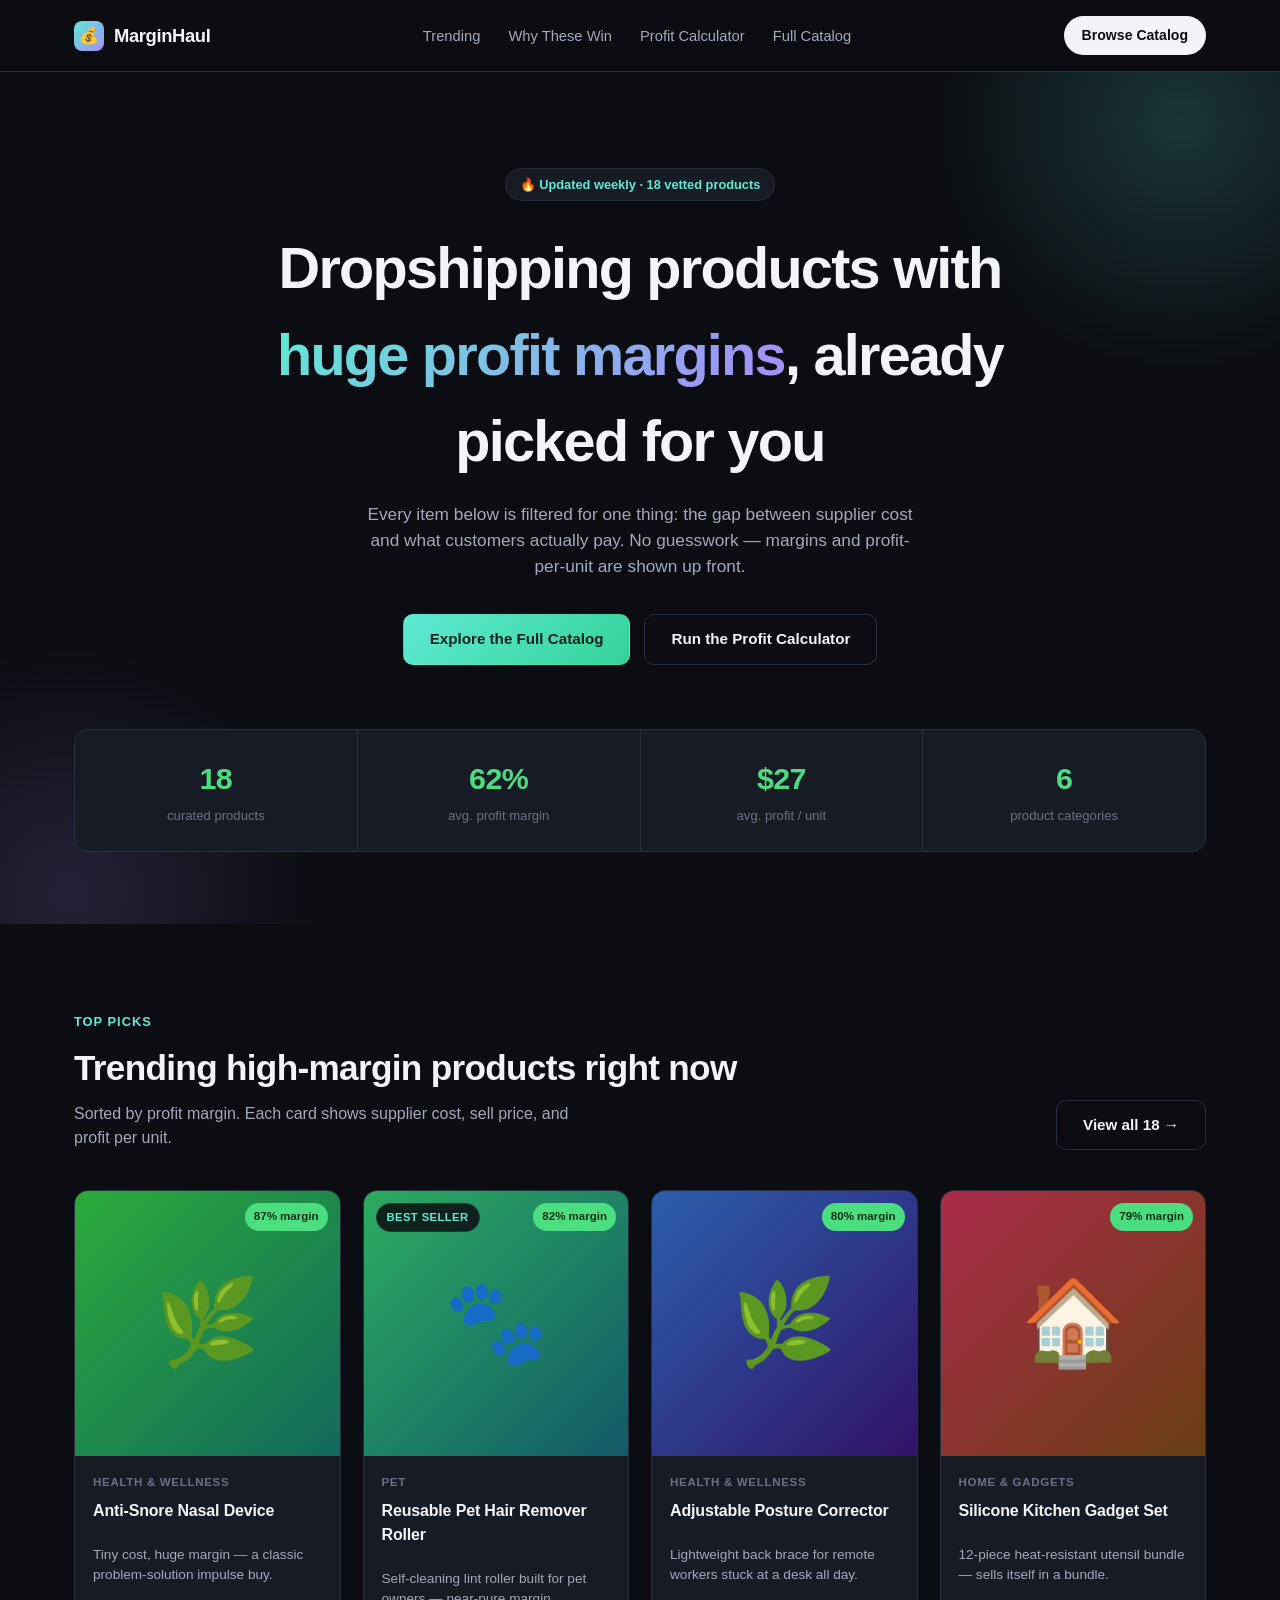
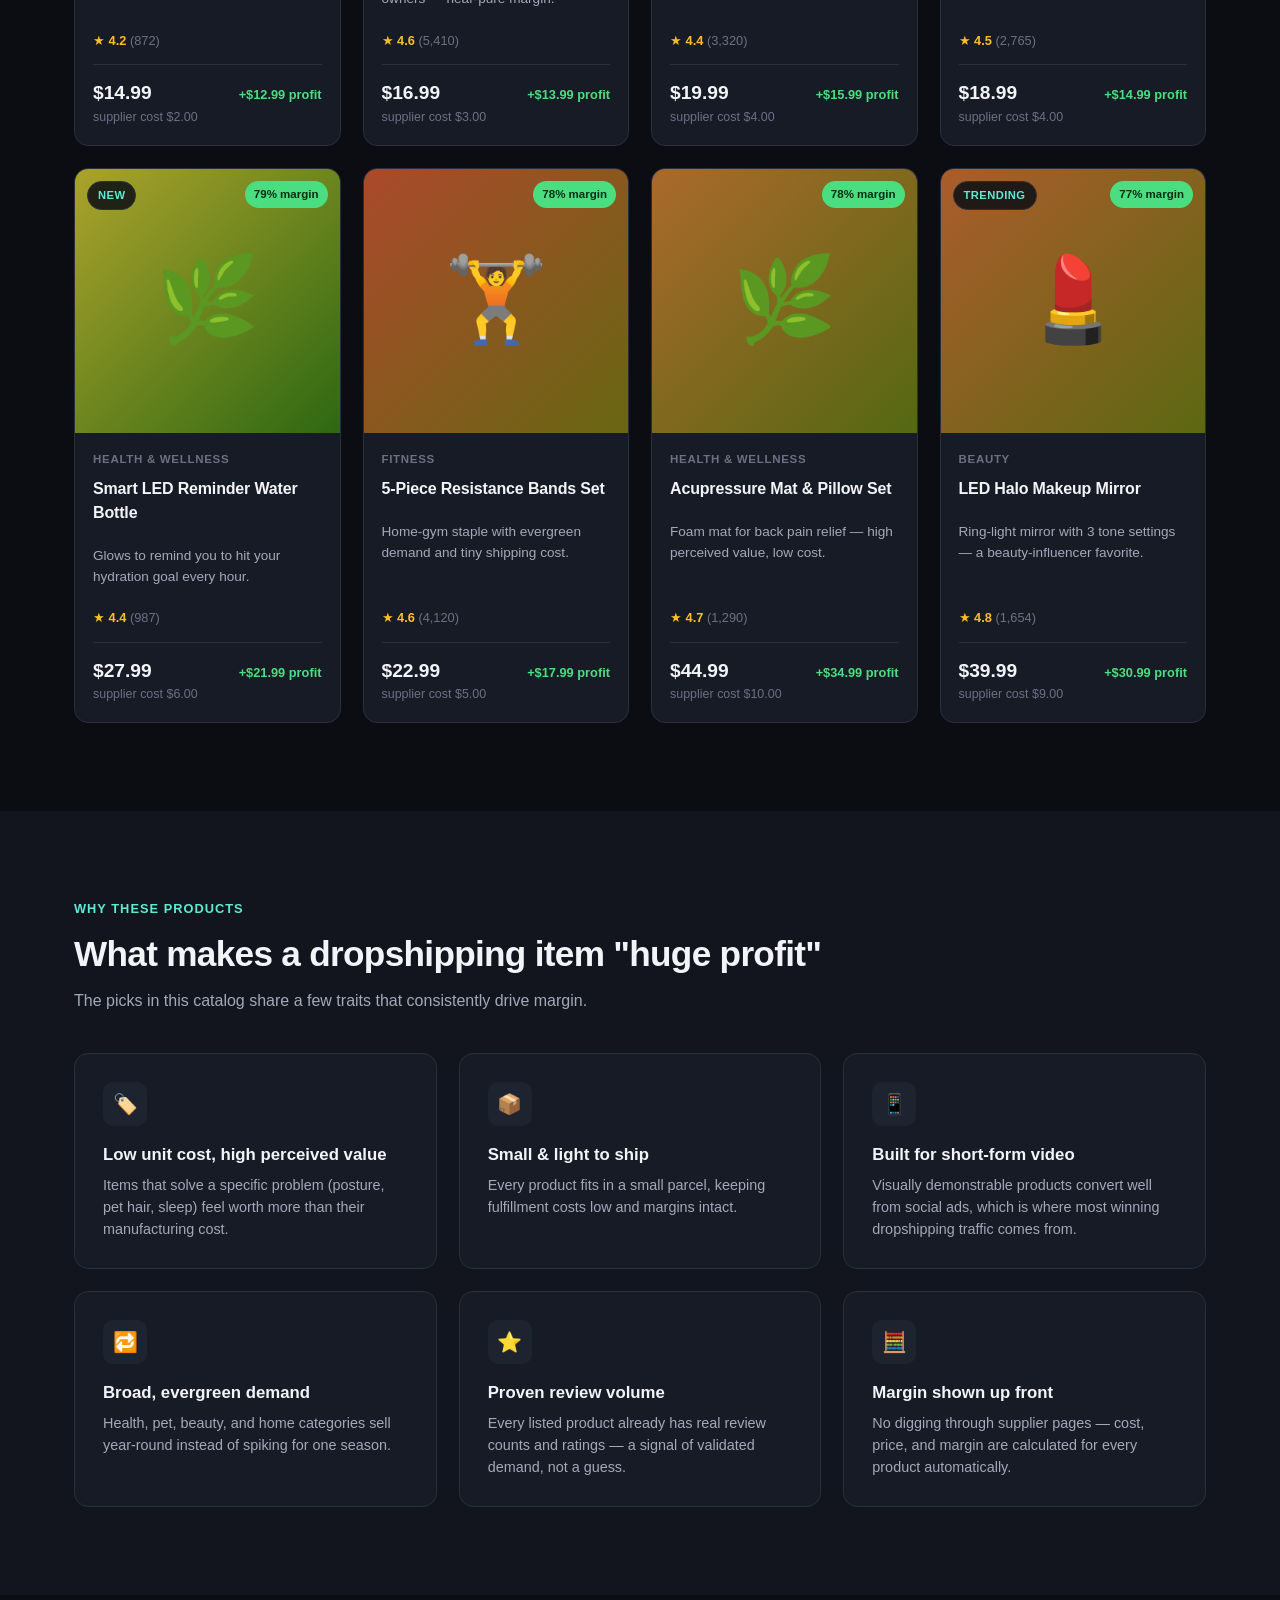
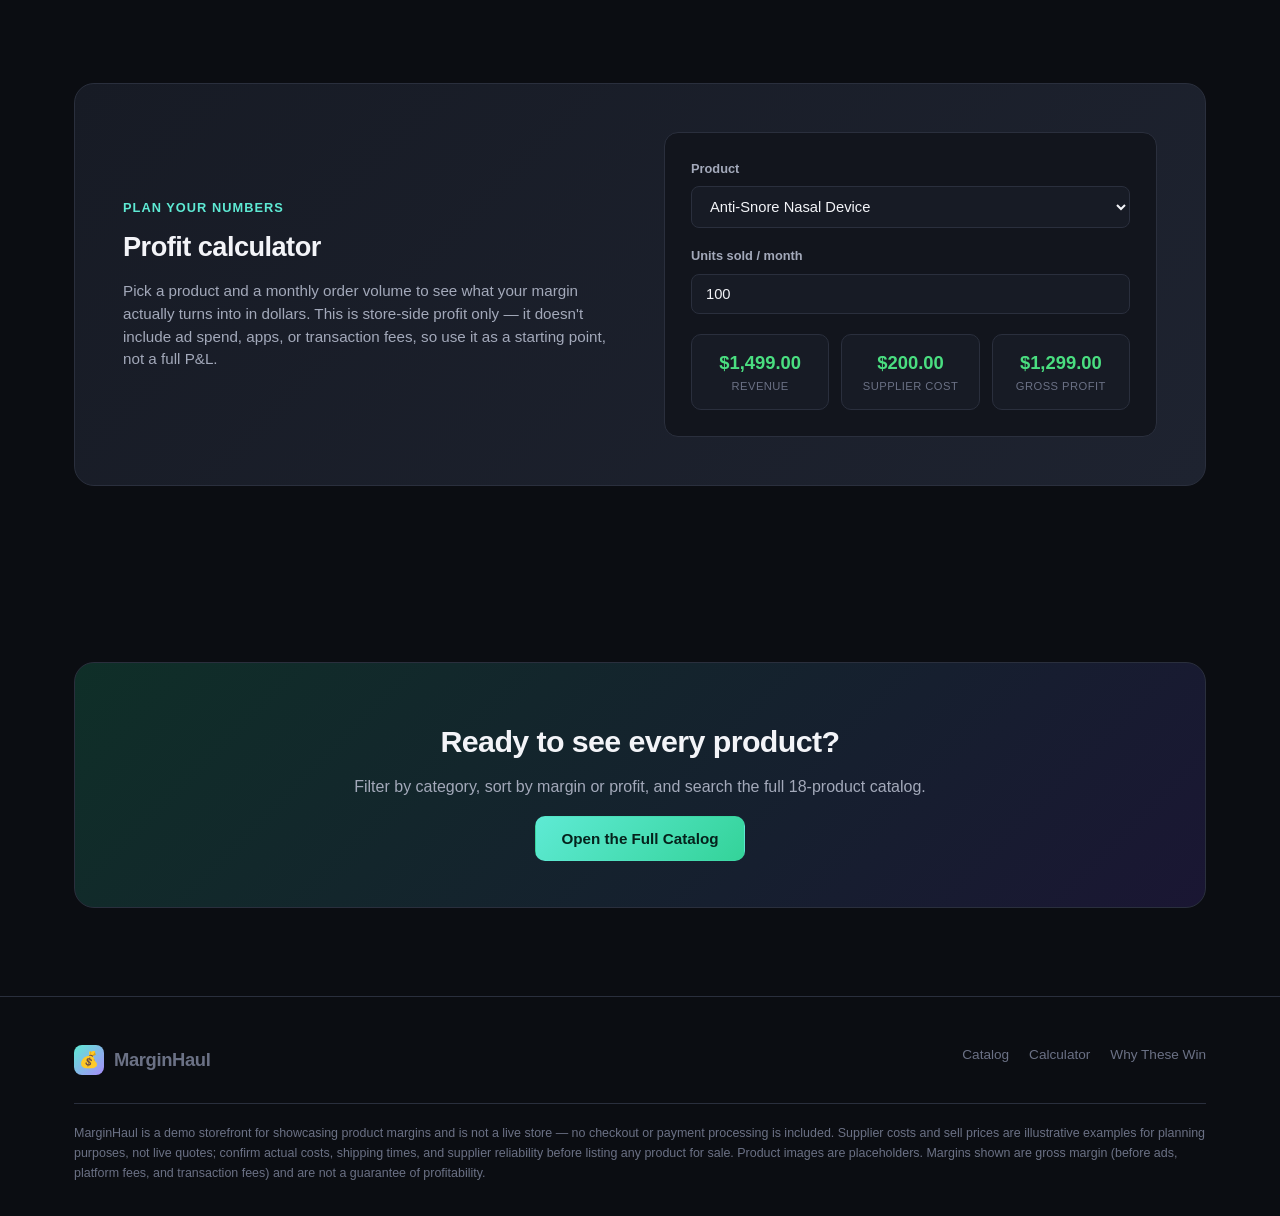
<file: index.html>
<!doctype html>
<html lang="en">
<head>
<meta charset="UTF-8">
<meta name="viewport" content="width=device-width, initial-scale=1.0">
<title>MarginHaul — High-Margin Dropshipping Products</title>
<meta name="description" content="A curated catalog of trending dropshipping products with 65%+ profit margins, filterable by category and sortable by margin.">
<link rel="icon" href="data:image/svg+xml,<svg xmlns=%22http://www.w3.org/2000/svg%22 viewBox=%220 0 100 100%22><text y=%22.9em%22 font-size=%2290%22>💰</text></svg>">
<link rel="stylesheet" href="css/style.css">
</head>
<body>

<nav class="nav">
  <div class="nav-inner">
    <a class="brand" href="index.html"><span class="brand-mark">💰</span> MarginHaul</a>
    <div class="nav-links">
      <a href="index.html#trending">Trending</a>
      <a href="index.html#why">Why These Win</a>
      <a href="index.html#calculator">Profit Calculator</a>
      <a href="shop.html">Full Catalog</a>
    </div>
    <a class="nav-cta" href="shop.html">Browse Catalog</a>
  </div>
</nav>

<header class="hero">
  <div class="wrap hero-inner">
    <span class="eyebrow">🔥 Updated weekly · 18 vetted products</span>
    <h1>Dropshipping products with <span>huge profit margins</span>, already picked for you</h1>
    <p>Every item below is filtered for one thing: the gap between supplier cost and what customers actually pay. No guesswork — margins and profit-per-unit are shown up front.</p>
    <div class="hero-actions">
      <a class="btn btn-primary" href="shop.html">Explore the Full Catalog</a>
      <a class="btn btn-secondary" href="#calculator">Run the Profit Calculator</a>
    </div>

    <div class="stats">
      <div class="stat"><div class="stat-num">18</div><div class="stat-label">curated products</div></div>
      <div class="stat"><div class="stat-num">62%</div><div class="stat-label">avg. profit margin</div></div>
      <div class="stat"><div class="stat-num">$27</div><div class="stat-label">avg. profit / unit</div></div>
      <div class="stat"><div class="stat-num">6</div><div class="stat-label">product categories</div></div>
    </div>
  </div>
</header>

<section id="trending">
  <div class="wrap">
    <div class="section-head">
      <div>
        <span class="section-tag">Top picks</span>
        <h2>Trending high-margin products right now</h2>
        <p>Sorted by profit margin. Each card shows supplier cost, sell price, and profit per unit.</p>
      </div>
      <a class="btn btn-secondary" href="shop.html">View all 18 →</a>
    </div>
    <div class="grid" id="trendingGrid"></div>
  </div>
</section>

<section id="why" style="background:var(--bg-alt)">
  <div class="wrap">
    <div class="section-head">
      <div>
        <span class="section-tag">Why these products</span>
        <h2>What makes a dropshipping item "huge profit"</h2>
        <p>The picks in this catalog share a few traits that consistently drive margin.</p>
      </div>
    </div>
    <div class="why-grid">
      <div class="why-card">
        <div class="why-icon">🏷️</div>
        <h3>Low unit cost, high perceived value</h3>
        <p>Items that solve a specific problem (posture, pet hair, sleep) feel worth more than their manufacturing cost.</p>
      </div>
      <div class="why-card">
        <div class="why-icon">📦</div>
        <h3>Small & light to ship</h3>
        <p>Every product fits in a small parcel, keeping fulfillment costs low and margins intact.</p>
      </div>
      <div class="why-card">
        <div class="why-icon">📱</div>
        <h3>Built for short-form video</h3>
        <p>Visually demonstrable products convert well from social ads, which is where most winning dropshipping traffic comes from.</p>
      </div>
      <div class="why-card">
        <div class="why-icon">🔁</div>
        <h3>Broad, evergreen demand</h3>
        <p>Health, pet, beauty, and home categories sell year-round instead of spiking for one season.</p>
      </div>
      <div class="why-card">
        <div class="why-icon">⭐</div>
        <h3>Proven review volume</h3>
        <p>Every listed product already has real review counts and ratings — a signal of validated demand, not a guess.</p>
      </div>
      <div class="why-card">
        <div class="why-icon">🧮</div>
        <h3>Margin shown up front</h3>
        <p>No digging through supplier pages — cost, price, and margin are calculated for every product automatically.</p>
      </div>
    </div>
  </div>
</section>

<section id="calculator">
  <div class="wrap">
    <div class="calc">
      <div>
        <span class="section-tag">Plan your numbers</span>
        <h2>Profit calculator</h2>
        <p>Pick a product and a monthly order volume to see what your margin actually turns into in dollars. This is store-side profit only — it doesn't include ad spend, apps, or transaction fees, so use it as a starting point, not a full P&amp;L.</p>
      </div>
      <div class="calc-panel">
        <div class="calc-field">
          <label for="calcProduct">Product</label>
          <select id="calcProduct"></select>
        </div>
        <div class="calc-field">
          <label for="calcQty">Units sold / month</label>
          <input type="number" id="calcQty" value="100" min="1" step="1">
        </div>
        <div class="calc-result" id="calcOut">
          <div class="calc-result-item"><div class="v" data-k="revenue">$0</div><div class="l">Revenue</div></div>
          <div class="calc-result-item"><div class="v" data-k="cost">$0</div><div class="l">Supplier cost</div></div>
          <div class="calc-result-item"><div class="v" data-k="profit">$0</div><div class="l">Gross profit</div></div>
        </div>
      </div>
    </div>
  </div>
</section>

<section>
  <div class="wrap">
    <div class="cta-banner">
      <h2>Ready to see every product?</h2>
      <p>Filter by category, sort by margin or profit, and search the full 18-product catalog.</p>
      <a class="btn btn-primary" href="shop.html">Open the Full Catalog</a>
    </div>
  </div>
</section>

<footer>
  <div class="wrap">
    <div class="footer-grid">
      <a class="brand" href="index.html"><span class="brand-mark">💰</span> MarginHaul</a>
      <div class="footer-links">
        <a href="shop.html">Catalog</a>
        <a href="index.html#calculator">Calculator</a>
        <a href="index.html#why">Why These Win</a>
      </div>
    </div>
    <div class="disclosure">
      MarginHaul is a demo storefront for showcasing product margins and is not a live store — no checkout or payment processing is included.
      Supplier costs and sell prices are illustrative examples for planning purposes, not live quotes; confirm actual costs, shipping times, and
      supplier reliability before listing any product for sale. Product images are placeholders. Margins shown are gross margin
      (before ads, platform fees, and transaction fees) and are not a guarantee of profitability.
    </div>
  </div>
</footer>

<script src="js/products.js"></script>
<script src="js/main.js"></script>
<script>
  setupCatalog({ gridId: "trendingGrid", limit: 8 });
  setupCalculator();
</script>
</body>
</html>
</file>
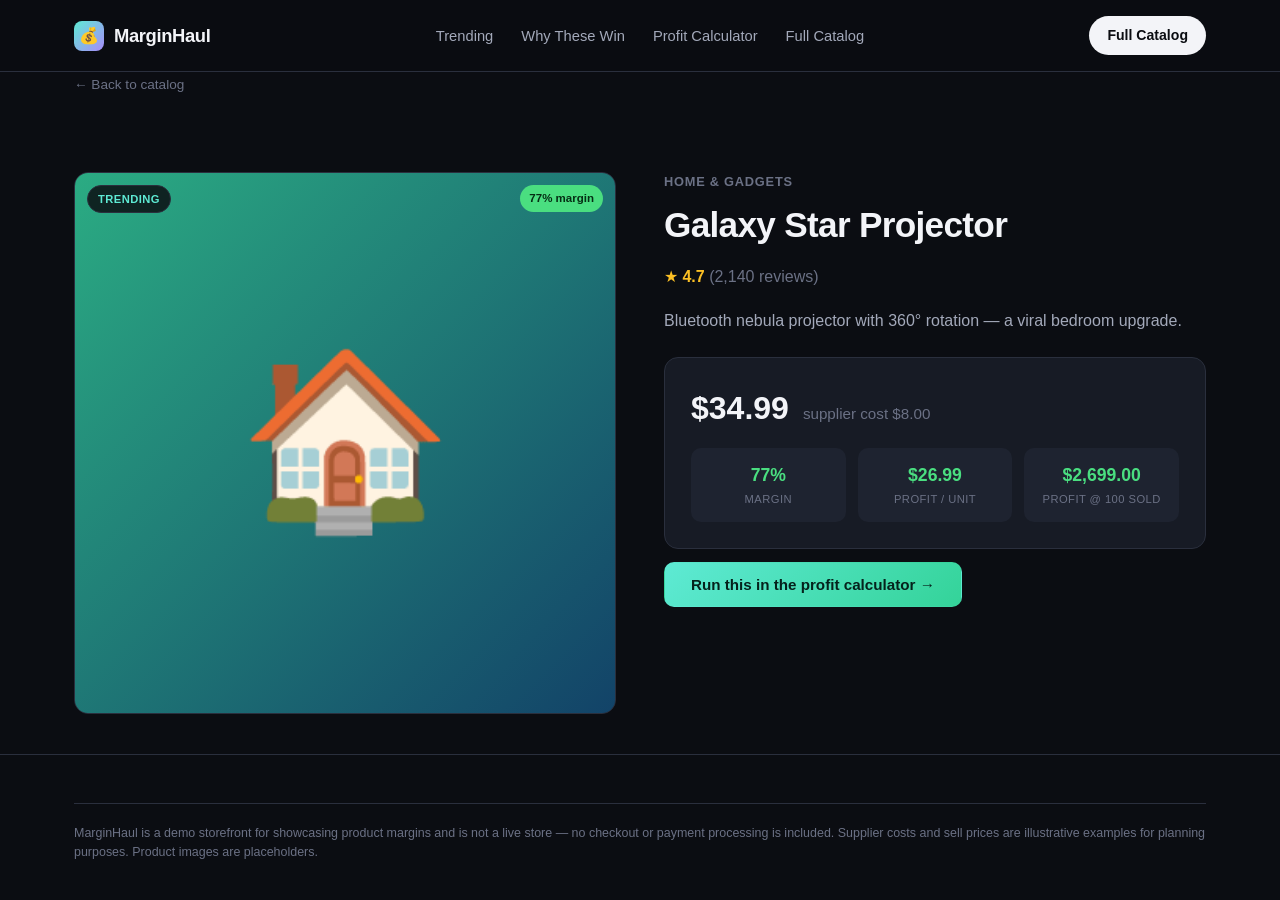
<file: product.html>
<!doctype html>
<html lang="en">
<head>
<meta charset="UTF-8">
<meta name="viewport" content="width=device-width, initial-scale=1.0">
<title>Product — MarginHaul</title>
<link rel="icon" href="data:image/svg+xml,<svg xmlns=%22http://www.w3.org/2000/svg%22 viewBox=%220 0 100 100%22><text y=%22.9em%22 font-size=%2290%22>💰</text></svg>">
<link rel="stylesheet" href="css/style.css">
<style>
  .pd-wrap { display:grid; grid-template-columns: 1fr 1fr; gap: 48px; padding: 56px 0 40px; }
  .pd-media { border-radius: var(--radius); overflow: hidden; border: 1px solid var(--border); aspect-ratio: 1/1; background: var(--surface-2); position: relative; }
  .pd-media img { width:100%; height:100%; object-fit:cover; }
  .pd-back { color: var(--text-faint); font-size: 0.85rem; display:inline-block; margin-bottom: 20px; }
  .pd-cat { color: var(--text-faint); font-size: 0.8rem; text-transform: uppercase; letter-spacing: 0.06em; font-weight:700; }
  .pd-title { font-size: clamp(1.6rem, 3vw, 2.2rem); margin: 8px 0 14px; letter-spacing: -0.02em; }
  .pd-blurb { color: var(--text-dim); font-size: 1rem; margin-bottom: 24px; }
  .pd-price-box { background: var(--surface); border: 1px solid var(--border); border-radius: var(--radius); padding: 26px; margin-bottom: 24px; }
  .pd-price-main { display:flex; align-items: baseline; gap: 14px; margin-bottom: 16px; }
  .pd-price-main .sell { font-size: 2rem; font-weight: 800; }
  .pd-price-main .cost { color: var(--text-faint); font-size: 0.95rem; }
  .pd-metrics { display:grid; grid-template-columns: repeat(3,1fr); gap: 12px; }
  .pd-metrics .m { background: var(--surface-2); border-radius: 10px; padding: 14px; text-align:center; }
  .pd-metrics .m .v { font-weight: 800; font-size: 1.1rem; color: var(--money); }
  .pd-metrics .m .l { font-size: 0.7rem; color: var(--text-faint); text-transform: uppercase; letter-spacing: 0.04em; margin-top: 2px; }
  .pd-rating { color: var(--warn); font-weight: 600; margin-bottom: 20px; }
  .pd-rating span { color: var(--text-faint); font-weight: 400; }
</style>
</head>
<body>

<nav class="nav">
  <div class="nav-inner">
    <a class="brand" href="index.html"><span class="brand-mark">💰</span> MarginHaul</a>
    <div class="nav-links">
      <a href="index.html#trending">Trending</a>
      <a href="index.html#why">Why These Win</a>
      <a href="index.html#calculator">Profit Calculator</a>
      <a href="shop.html">Full Catalog</a>
    </div>
    <a class="nav-cta" href="shop.html">Full Catalog</a>
  </div>
</nav>

<div class="wrap">
  <div id="pdRoot"></div>
</div>

<footer>
  <div class="wrap">
    <div class="disclosure">
      MarginHaul is a demo storefront for showcasing product margins and is not a live store — no checkout or payment processing is included.
      Supplier costs and sell prices are illustrative examples for planning purposes. Product images are placeholders.
    </div>
  </div>
</footer>

<script src="js/products.js"></script>
<script src="js/main.js"></script>
<script>
  const params = new URLSearchParams(location.search);
  const id = params.get("id");
  const product = PRODUCTS.find(p => p.id === id) || PRODUCTS[0];
  const root = document.getElementById("pdRoot");
  const m = margin(product).toFixed(0);
  const pr = profit(product);

  root.innerHTML = `
    <a class="pd-back" href="shop.html">← Back to catalog</a>
    <div class="pd-wrap">
      <div class="pd-media">
        <img src="${imgUrl(product.seed, product.category)}" alt="${product.name}">
        ${badgeHtml(product)}
        <span class="margin-pill">${m}% margin</span>
      </div>
      <div>
        <div class="pd-cat">${product.category}</div>
        <h1 class="pd-title">${product.name}</h1>
        <div class="pd-rating">★ ${product.rating} <span>(${product.reviews.toLocaleString()} reviews)</span></div>
        <p class="pd-blurb">${product.blurb}</p>

        <div class="pd-price-box">
          <div class="pd-price-main">
            <span class="sell">${fmt(product.price)}</span>
            <span class="cost">supplier cost ${fmt(product.cost)}</span>
          </div>
          <div class="pd-metrics">
            <div class="m"><div class="v">${m}%</div><div class="l">Margin</div></div>
            <div class="m"><div class="v">${fmt(pr)}</div><div class="l">Profit / unit</div></div>
            <div class="m"><div class="v">${fmt(pr * 100)}</div><div class="l">Profit @ 100 sold</div></div>
          </div>
        </div>

        <a class="btn btn-primary" href="index.html#calculator">Run this in the profit calculator →</a>
      </div>
    </div>
  `;
  document.title = `${product.name} — MarginHaul`;
</script>
</body>
</html>
</file>
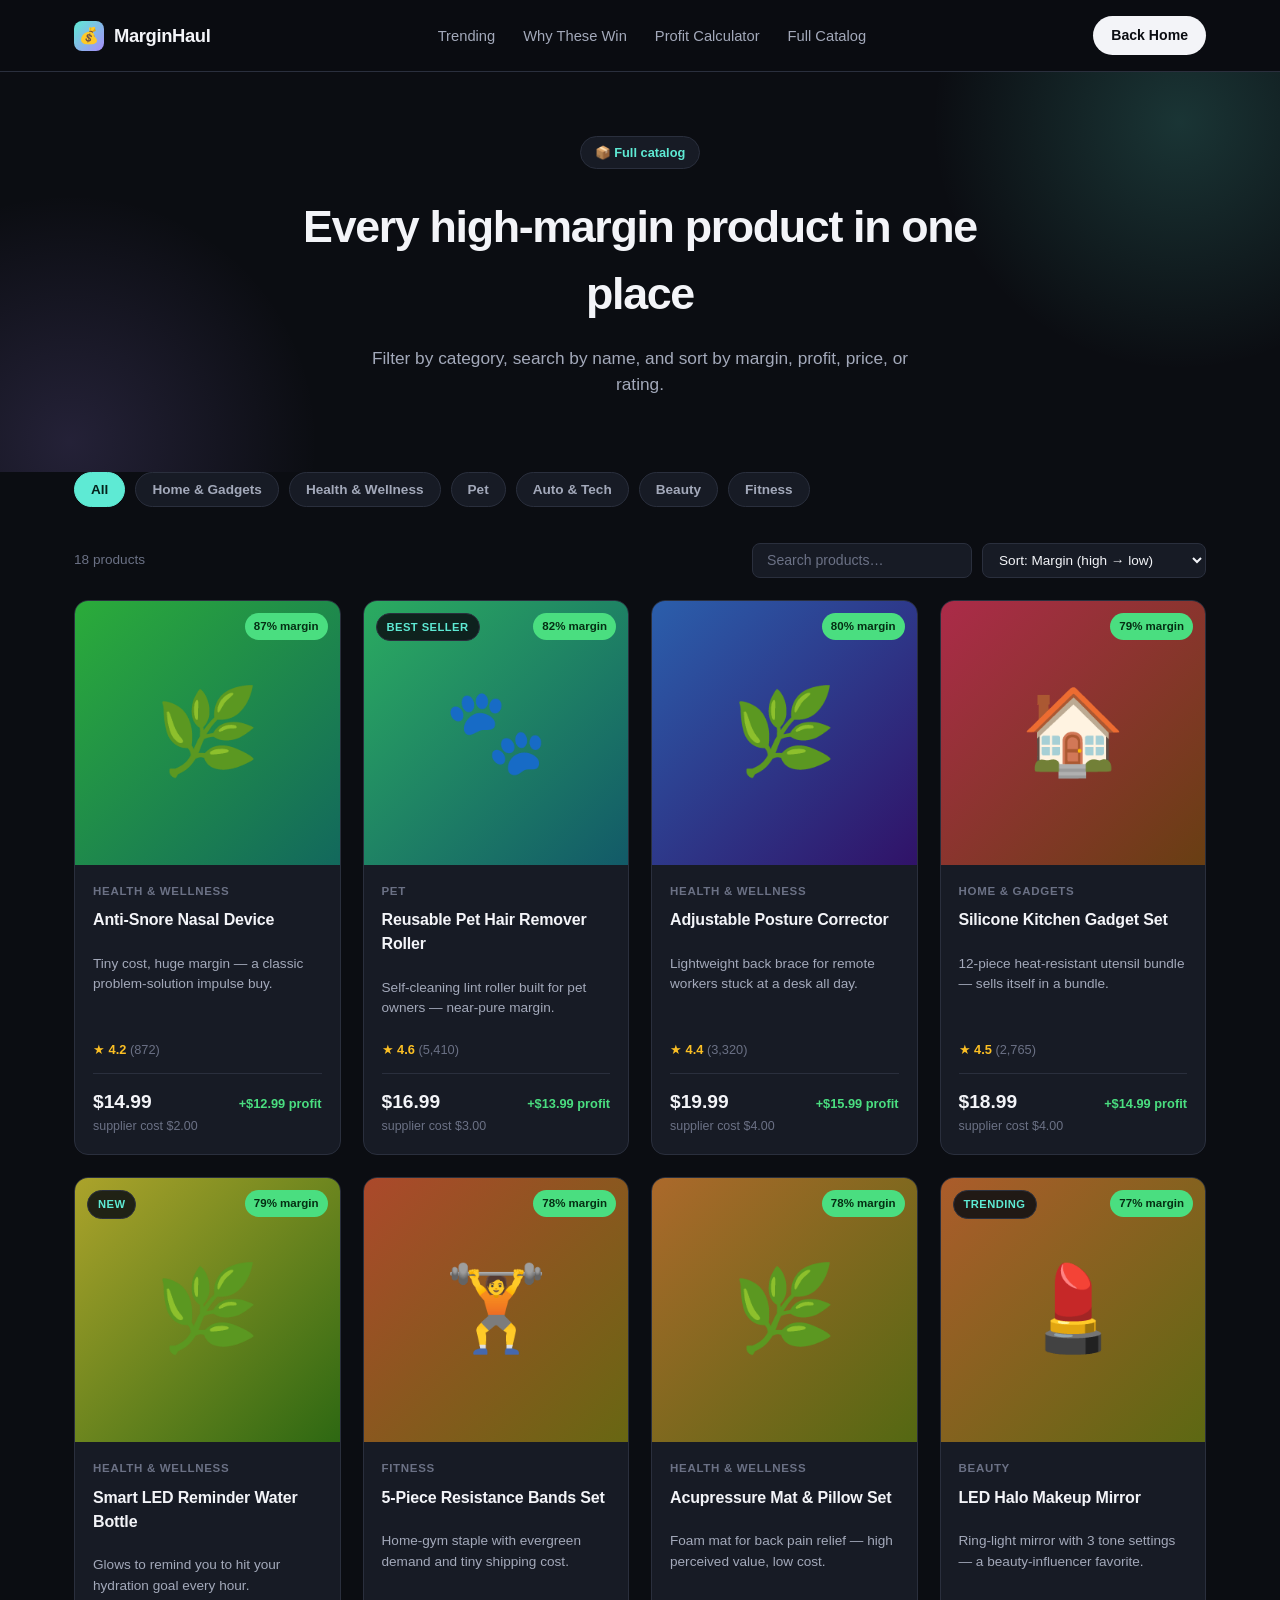
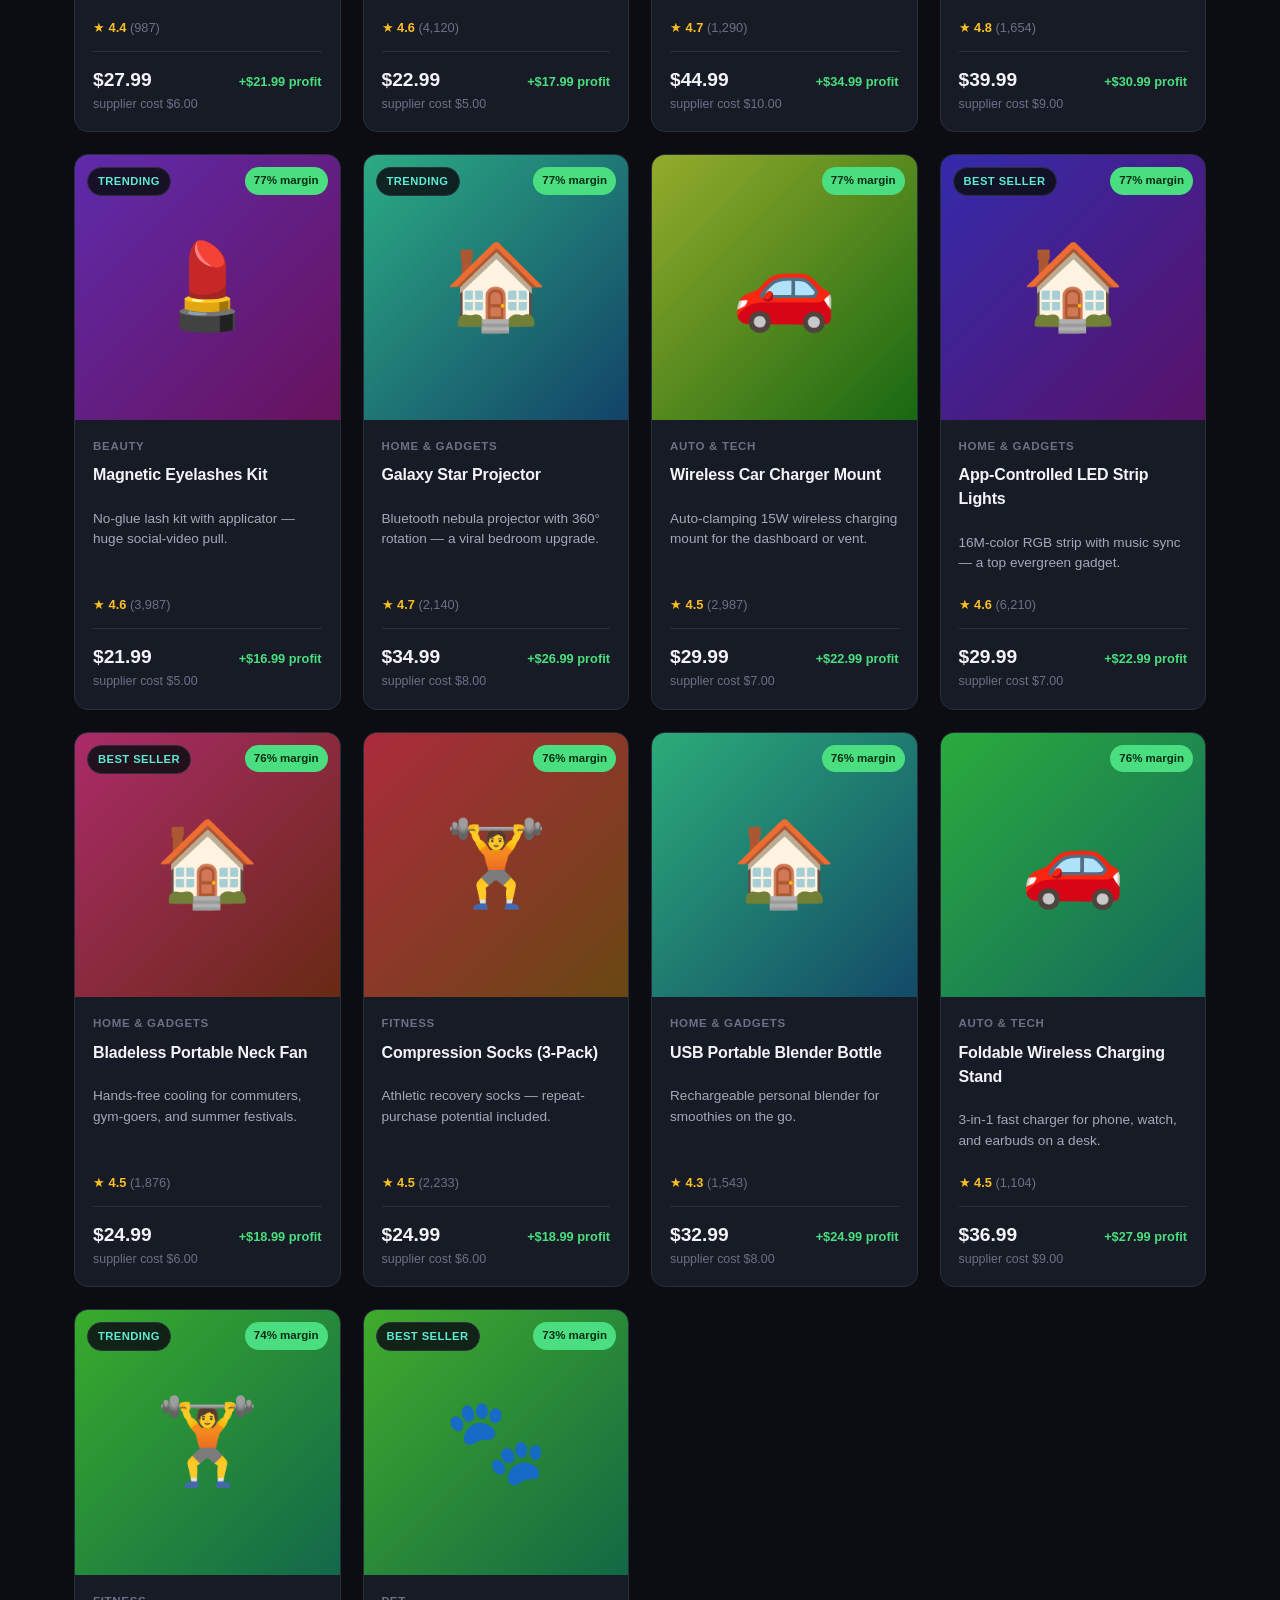
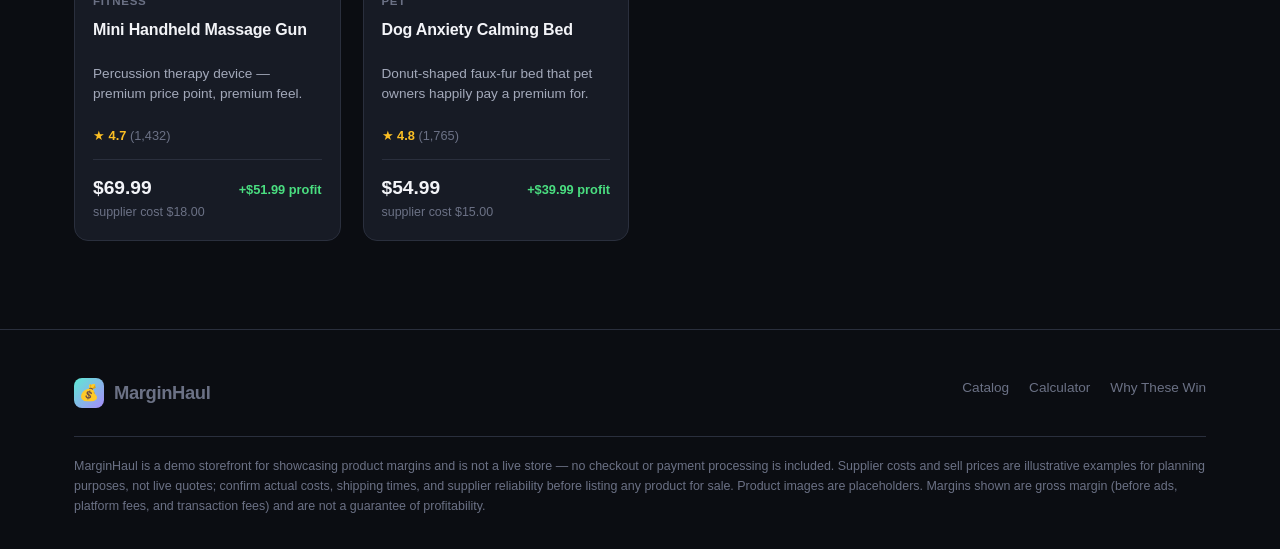
<file: shop.html>
<!doctype html>
<html lang="en">
<head>
<meta charset="UTF-8">
<meta name="viewport" content="width=device-width, initial-scale=1.0">
<title>Full Catalog — MarginHaul</title>
<meta name="description" content="Browse and filter the full catalog of high-margin dropshipping products by category, price, and profit margin.">
<link rel="icon" href="data:image/svg+xml,<svg xmlns=%22http://www.w3.org/2000/svg%22 viewBox=%220 0 100 100%22><text y=%22.9em%22 font-size=%2290%22>💰</text></svg>">
<link rel="stylesheet" href="css/style.css">
</head>
<body>

<nav class="nav">
  <div class="nav-inner">
    <a class="brand" href="index.html"><span class="brand-mark">💰</span> MarginHaul</a>
    <div class="nav-links">
      <a href="index.html#trending">Trending</a>
      <a href="index.html#why">Why These Win</a>
      <a href="index.html#calculator">Profit Calculator</a>
      <a href="shop.html">Full Catalog</a>
    </div>
    <a class="nav-cta" href="index.html">Back Home</a>
  </div>
</nav>

<header class="hero" style="padding:64px 0 40px;">
  <div class="wrap hero-inner">
    <span class="eyebrow">📦 Full catalog</span>
    <h1 style="font-size:clamp(1.9rem,4vw,2.8rem)">Every high-margin product in one place</h1>
    <p>Filter by category, search by name, and sort by margin, profit, price, or rating.</p>
  </div>
</header>

<section style="padding-top:0">
  <div class="wrap">
    <div class="filters" id="categoryFilters"></div>

    <div class="sort-row">
      <span class="result-count" id="resultCount"></span>
      <div style="display:flex; gap:10px; flex-wrap:wrap;">
        <input class="search-box" id="searchBox" type="text" placeholder="Search products…">
        <select id="sortSelect">
          <option value="margin-desc">Sort: Margin (high → low)</option>
          <option value="profit-desc">Sort: Profit / unit (high → low)</option>
          <option value="price-asc">Sort: Price (low → high)</option>
          <option value="price-desc">Sort: Price (high → low)</option>
          <option value="rating-desc">Sort: Rating (high → low)</option>
        </select>
      </div>
    </div>

    <div class="grid" id="catalogGrid"></div>
  </div>
</section>

<footer>
  <div class="wrap">
    <div class="footer-grid">
      <a class="brand" href="index.html"><span class="brand-mark">💰</span> MarginHaul</a>
      <div class="footer-links">
        <a href="shop.html">Catalog</a>
        <a href="index.html#calculator">Calculator</a>
        <a href="index.html#why">Why These Win</a>
      </div>
    </div>
    <div class="disclosure">
      MarginHaul is a demo storefront for showcasing product margins and is not a live store — no checkout or payment processing is included.
      Supplier costs and sell prices are illustrative examples for planning purposes, not live quotes; confirm actual costs, shipping times, and
      supplier reliability before listing any product for sale. Product images are placeholders. Margins shown are gross margin
      (before ads, platform fees, and transaction fees) and are not a guarantee of profitability.
    </div>
  </div>
</footer>

<script src="js/products.js"></script>
<script src="js/main.js"></script>
<script>
  setupCatalog({
    gridId: "catalogGrid",
    filterId: "categoryFilters",
    sortId: "sortSelect",
    searchId: "searchBox",
    countId: "resultCount"
  });
</script>
</body>
</html>
</file>
<file: css/style.css>
:root {
  --bg: #0b0d12;
  --bg-alt: #12151d;
  --surface: #171b25;
  --surface-2: #1e2330;
  --border: #2a2f3d;
  --text: #f3f4f8;
  --text-dim: #a3a9ba;
  --text-faint: #6b7185;
  --accent: #5eead4;
  --accent-2: #a78bfa;
  --money: #4ade80;
  --warn: #fbbf24;
  --radius: 14px;
  --max-width: 1180px;
  font-synthesis: none;
}

* { box-sizing: border-box; }

html { scroll-behavior: smooth; }

body {
  margin: 0;
  font-family: "Inter", -apple-system, BlinkMacSystemFont, "Segoe UI", Roboto, Helvetica, Arial, sans-serif;
  background: var(--bg);
  color: var(--text);
  line-height: 1.5;
  -webkit-font-smoothing: antialiased;
}

img { max-width: 100%; display: block; }

a { color: inherit; text-decoration: none; }

.wrap {
  max-width: var(--max-width);
  margin: 0 auto;
  padding: 0 24px;
}

/* ---------- Nav ---------- */
.nav {
  position: sticky;
  top: 0;
  z-index: 50;
  background: rgba(11, 13, 18, 0.85);
  backdrop-filter: blur(10px);
  border-bottom: 1px solid var(--border);
}
.nav-inner {
  max-width: var(--max-width);
  margin: 0 auto;
  padding: 16px 24px;
  display: flex;
  align-items: center;
  justify-content: space-between;
}
.brand {
  display: flex;
  align-items: center;
  gap: 10px;
  font-weight: 800;
  font-size: 1.15rem;
  letter-spacing: -0.02em;
}
.brand-mark {
  width: 30px;
  height: 30px;
  border-radius: 8px;
  background: linear-gradient(135deg, var(--accent), var(--accent-2));
  display: grid;
  place-items: center;
  font-size: 16px;
}
.nav-links {
  display: flex;
  gap: 28px;
  font-size: 0.92rem;
  color: var(--text-dim);
}
.nav-links a:hover { color: var(--text); }
.nav-cta {
  background: var(--text);
  color: var(--bg);
  padding: 9px 18px;
  border-radius: 999px;
  font-weight: 700;
  font-size: 0.88rem;
}

/* ---------- Hero ---------- */
.hero {
  padding: 96px 0 72px;
  position: relative;
  overflow: hidden;
}
.hero::before {
  content: "";
  position: absolute;
  top: -200px;
  right: -150px;
  width: 500px;
  height: 500px;
  background: radial-gradient(circle, rgba(94,234,212,0.18), transparent 70%);
  pointer-events: none;
}
.hero::after {
  content: "";
  position: absolute;
  bottom: -220px;
  left: -180px;
  width: 500px;
  height: 500px;
  background: radial-gradient(circle, rgba(167,139,250,0.16), transparent 70%);
  pointer-events: none;
}
.hero-inner { position: relative; z-index: 1; text-align: center; }
.eyebrow {
  display: inline-flex;
  align-items: center;
  gap: 8px;
  background: var(--surface);
  border: 1px solid var(--border);
  padding: 6px 14px;
  border-radius: 999px;
  font-size: 0.8rem;
  color: var(--accent);
  font-weight: 600;
  margin-bottom: 24px;
}
.hero h1 {
  font-size: clamp(2.2rem, 5vw, 3.6rem);
  font-weight: 800;
  letter-spacing: -0.03em;
  margin: 0 0 18px;
  max-width: 780px;
  margin-inline: auto;
}
.hero h1 span {
  background: linear-gradient(135deg, var(--accent), var(--accent-2));
  -webkit-background-clip: text;
  background-clip: text;
  color: transparent;
}
.hero p {
  color: var(--text-dim);
  font-size: 1.08rem;
  max-width: 560px;
  margin: 0 auto 34px;
}
.hero-actions {
  display: flex;
  gap: 14px;
  justify-content: center;
  flex-wrap: wrap;
}
.btn {
  padding: 13px 26px;
  border-radius: 10px;
  font-weight: 700;
  font-size: 0.95rem;
  border: 1px solid transparent;
  cursor: pointer;
  transition: transform 0.15s ease, opacity 0.15s ease;
}
.btn:hover { transform: translateY(-2px); }
.btn-primary {
  background: linear-gradient(135deg, var(--accent), #34d399);
  color: #05221c;
}
.btn-secondary {
  background: transparent;
  border-color: var(--border);
  color: var(--text);
}

.stats {
  margin-top: 64px;
  display: grid;
  grid-template-columns: repeat(4, 1fr);
  gap: 1px;
  background: var(--border);
  border: 1px solid var(--border);
  border-radius: var(--radius);
  overflow: hidden;
}
.stat {
  background: var(--surface);
  padding: 26px 20px;
  text-align: center;
}
.stat-num {
  font-size: 1.9rem;
  font-weight: 800;
  color: var(--money);
  letter-spacing: -0.02em;
}
.stat-label {
  color: var(--text-faint);
  font-size: 0.82rem;
  margin-top: 4px;
}

/* ---------- Section shared ---------- */
section { padding: 88px 0; }
.section-head {
  display: flex;
  align-items: flex-end;
  justify-content: space-between;
  gap: 24px;
  margin-bottom: 40px;
  flex-wrap: wrap;
}
.section-head h2 {
  font-size: clamp(1.6rem, 3vw, 2.2rem);
  letter-spacing: -0.02em;
  margin: 0 0 8px;
}
.section-head p { color: var(--text-dim); margin: 0; max-width: 520px; }
.section-tag {
  color: var(--accent);
  font-weight: 700;
  font-size: 0.8rem;
  text-transform: uppercase;
  letter-spacing: 0.08em;
  margin-bottom: 10px;
  display: block;
}

/* ---------- Filters ---------- */
.filters {
  display: flex;
  flex-wrap: wrap;
  gap: 10px;
  margin-bottom: 36px;
}
.chip {
  background: var(--surface);
  border: 1px solid var(--border);
  color: var(--text-dim);
  padding: 9px 16px;
  border-radius: 999px;
  font-size: 0.85rem;
  font-weight: 600;
  cursor: pointer;
  transition: all 0.15s ease;
}
.chip:hover { color: var(--text); border-color: var(--text-faint); }
.chip.active {
  background: var(--accent);
  color: #05221c;
  border-color: var(--accent);
}
.sort-row {
  display: flex;
  justify-content: space-between;
  align-items: center;
  gap: 16px;
  flex-wrap: wrap;
  margin-bottom: 22px;
}
.result-count { color: var(--text-faint); font-size: 0.85rem; }
select#sortSelect {
  background: var(--surface);
  border: 1px solid var(--border);
  color: var(--text);
  padding: 8px 12px;
  border-radius: 8px;
  font-size: 0.85rem;
}
.search-box {
  background: var(--surface);
  border: 1px solid var(--border);
  border-radius: 8px;
  padding: 8px 14px;
  color: var(--text);
  font-size: 0.88rem;
  width: 220px;
}
.search-box::placeholder { color: var(--text-faint); }

/* ---------- Product grid ---------- */
.grid {
  display: grid;
  grid-template-columns: repeat(4, 1fr);
  gap: 22px;
}
.card {
  background: var(--surface);
  border: 1px solid var(--border);
  border-radius: var(--radius);
  overflow: hidden;
  display: flex;
  flex-direction: column;
  transition: transform 0.18s ease, border-color 0.18s ease;
}
.card:hover {
  transform: translateY(-4px);
  border-color: var(--text-faint);
}
.card-media {
  position: relative;
  aspect-ratio: 1 / 1;
  background: var(--surface-2);
}
.card-media img { width: 100%; height: 100%; object-fit: cover; }
.badge {
  position: absolute;
  top: 12px;
  left: 12px;
  background: rgba(11,13,18,0.85);
  border: 1px solid var(--border);
  color: var(--accent);
  font-size: 0.7rem;
  font-weight: 700;
  padding: 5px 10px;
  border-radius: 999px;
  text-transform: uppercase;
  letter-spacing: 0.04em;
}
.margin-pill {
  position: absolute;
  top: 12px;
  right: 12px;
  background: var(--money);
  color: #052e13;
  font-size: 0.72rem;
  font-weight: 800;
  padding: 5px 9px;
  border-radius: 999px;
}
.card-body {
  padding: 18px;
  display: flex;
  flex-direction: column;
  gap: 8px;
  flex: 1;
}
.card-cat { color: var(--text-faint); font-size: 0.72rem; text-transform: uppercase; letter-spacing: 0.06em; font-weight: 700; }
.card-title { font-size: 1rem; font-weight: 700; margin: 0; letter-spacing: -0.01em; }
.card-blurb { color: var(--text-dim); font-size: 0.85rem; flex: 1; }
.card-rating { color: var(--warn); font-size: 0.8rem; font-weight: 600; }
.card-rating span { color: var(--text-faint); font-weight: 400; }

.price-row {
  display: flex;
  align-items: baseline;
  justify-content: space-between;
  margin-top: 6px;
  padding-top: 14px;
  border-top: 1px solid var(--border);
}
.price-sell { font-size: 1.2rem; font-weight: 800; }
.price-cost { color: var(--text-faint); font-size: 0.78rem; text-decoration: none; }
.price-profit { color: var(--money); font-size: 0.8rem; font-weight: 700; }

.no-results {
  grid-column: 1 / -1;
  text-align: center;
  padding: 60px 20px;
  color: var(--text-faint);
}

/* ---------- Why section ---------- */
.why-grid {
  display: grid;
  grid-template-columns: repeat(3, 1fr);
  gap: 22px;
}
.why-card {
  background: var(--surface);
  border: 1px solid var(--border);
  border-radius: var(--radius);
  padding: 28px;
}
.why-icon {
  width: 44px;
  height: 44px;
  border-radius: 10px;
  background: var(--surface-2);
  display: grid;
  place-items: center;
  font-size: 20px;
  margin-bottom: 16px;
}
.why-card h3 { margin: 0 0 8px; font-size: 1.05rem; }
.why-card p { margin: 0; color: var(--text-dim); font-size: 0.9rem; }

/* ---------- Calculator ---------- */
.calc {
  background: linear-gradient(135deg, var(--surface), var(--surface-2));
  border: 1px solid var(--border);
  border-radius: 20px;
  padding: 48px;
  display: grid;
  grid-template-columns: 1fr 1fr;
  gap: 48px;
  align-items: center;
}
.calc h2 { font-size: 1.7rem; margin: 0 0 12px; letter-spacing: -0.02em; }
.calc p { color: var(--text-dim); margin: 0 0 0; font-size: 0.95rem; }
.calc-panel { background: var(--bg-alt); border: 1px solid var(--border); border-radius: 14px; padding: 26px; }
.calc-field { margin-bottom: 18px; }
.calc-field label { display: block; font-size: 0.8rem; color: var(--text-dim); margin-bottom: 8px; font-weight: 600; }
.calc-field select,
.calc-field input {
  width: 100%;
  background: var(--surface);
  border: 1px solid var(--border);
  color: var(--text);
  padding: 11px 14px;
  border-radius: 8px;
  font-size: 0.92rem;
}
.calc-result {
  margin-top: 20px;
  display: grid;
  grid-template-columns: repeat(3, 1fr);
  gap: 12px;
}
.calc-result-item {
  background: var(--surface);
  border: 1px solid var(--border);
  border-radius: 10px;
  padding: 14px;
  text-align: center;
}
.calc-result-item .v { font-size: 1.15rem; font-weight: 800; color: var(--money); }
.calc-result-item .l { font-size: 0.7rem; color: var(--text-faint); margin-top: 2px; text-transform: uppercase; letter-spacing: 0.04em; }

/* ---------- CTA banner ---------- */
.cta-banner {
  background: linear-gradient(135deg, #0f2f28, #1a1633);
  border: 1px solid var(--border);
  border-radius: 20px;
  padding: 56px;
  text-align: center;
}
.cta-banner h2 { font-size: 1.9rem; margin: 0 0 10px; letter-spacing: -0.02em; }
.cta-banner p { color: var(--text-dim); margin: 0 0 28px; }

/* ---------- Footer ---------- */
footer {
  border-top: 1px solid var(--border);
  padding: 48px 0 32px;
  color: var(--text-faint);
  font-size: 0.85rem;
}
.footer-grid {
  display: flex;
  justify-content: space-between;
  flex-wrap: wrap;
  gap: 24px;
  margin-bottom: 28px;
}
.footer-links { display: flex; gap: 20px; }
.footer-links a:hover { color: var(--text-dim); }
.disclosure {
  border-top: 1px solid var(--border);
  padding-top: 20px;
  font-size: 0.78rem;
  color: var(--text-faint);
  line-height: 1.6;
}

/* ---------- Responsive ---------- */
@media (max-width: 980px) {
  .grid { grid-template-columns: repeat(2, 1fr); }
  .why-grid { grid-template-columns: 1fr; }
  .calc { grid-template-columns: 1fr; padding: 32px; }
  .stats { grid-template-columns: repeat(2, 1fr); }
  .nav-links { display: none; }
}
@media (max-width: 560px) {
  .grid { grid-template-columns: 1fr; }
  .calc-result { grid-template-columns: 1fr; }
  .hero { padding: 64px 0 48px; }
  section { padding: 56px 0; }
}
</file>
